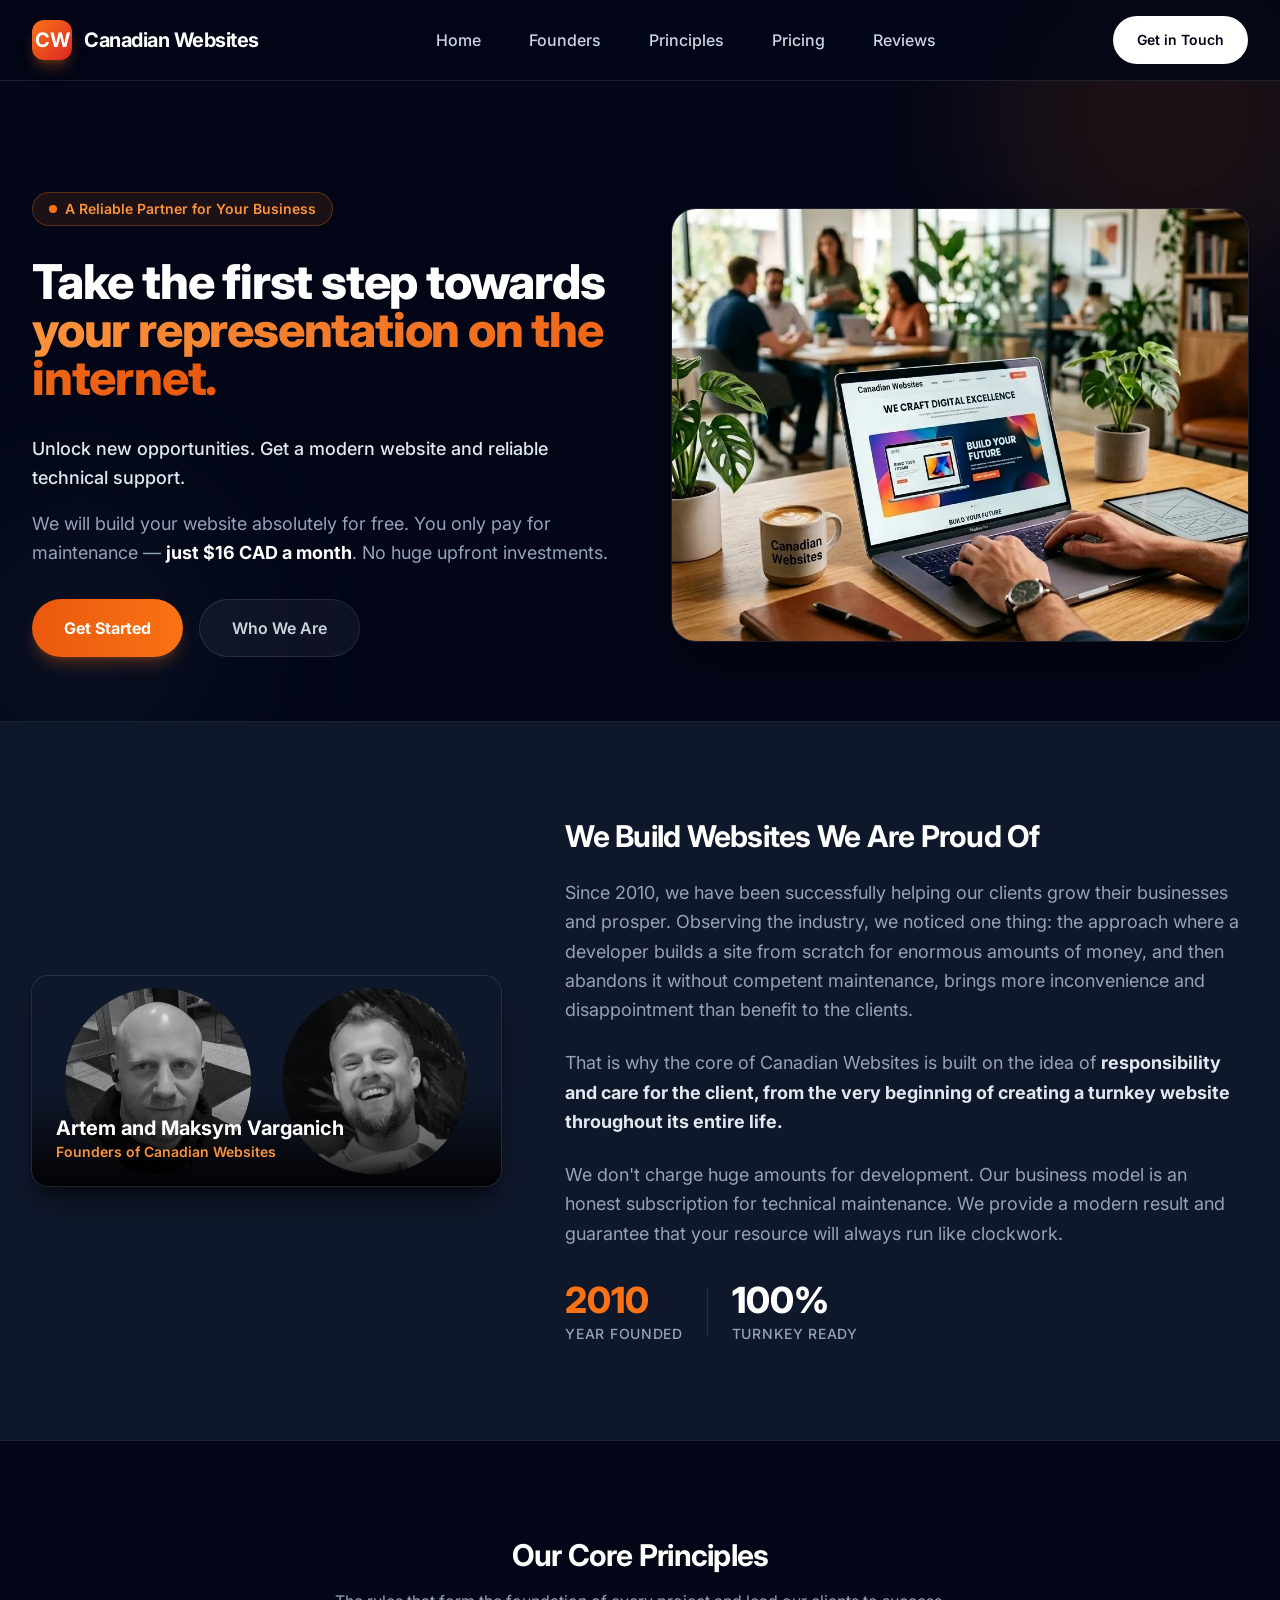
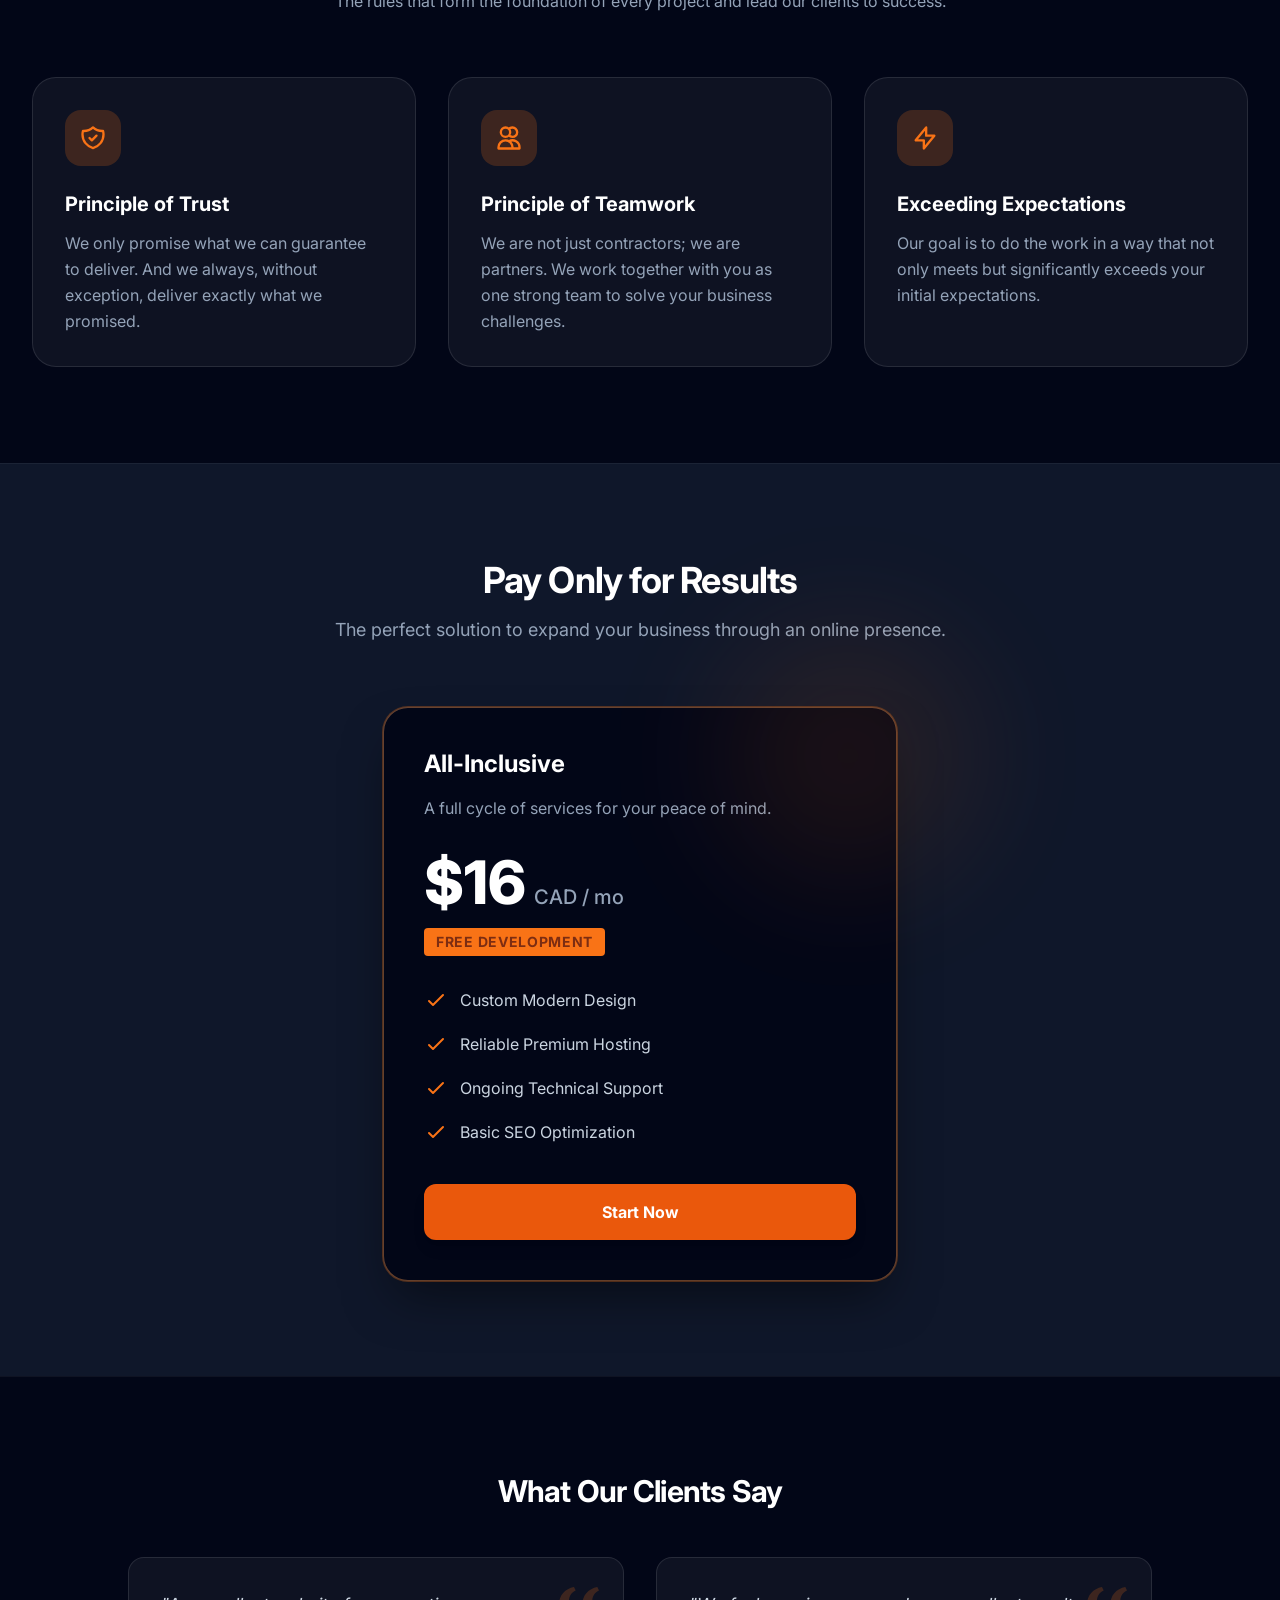
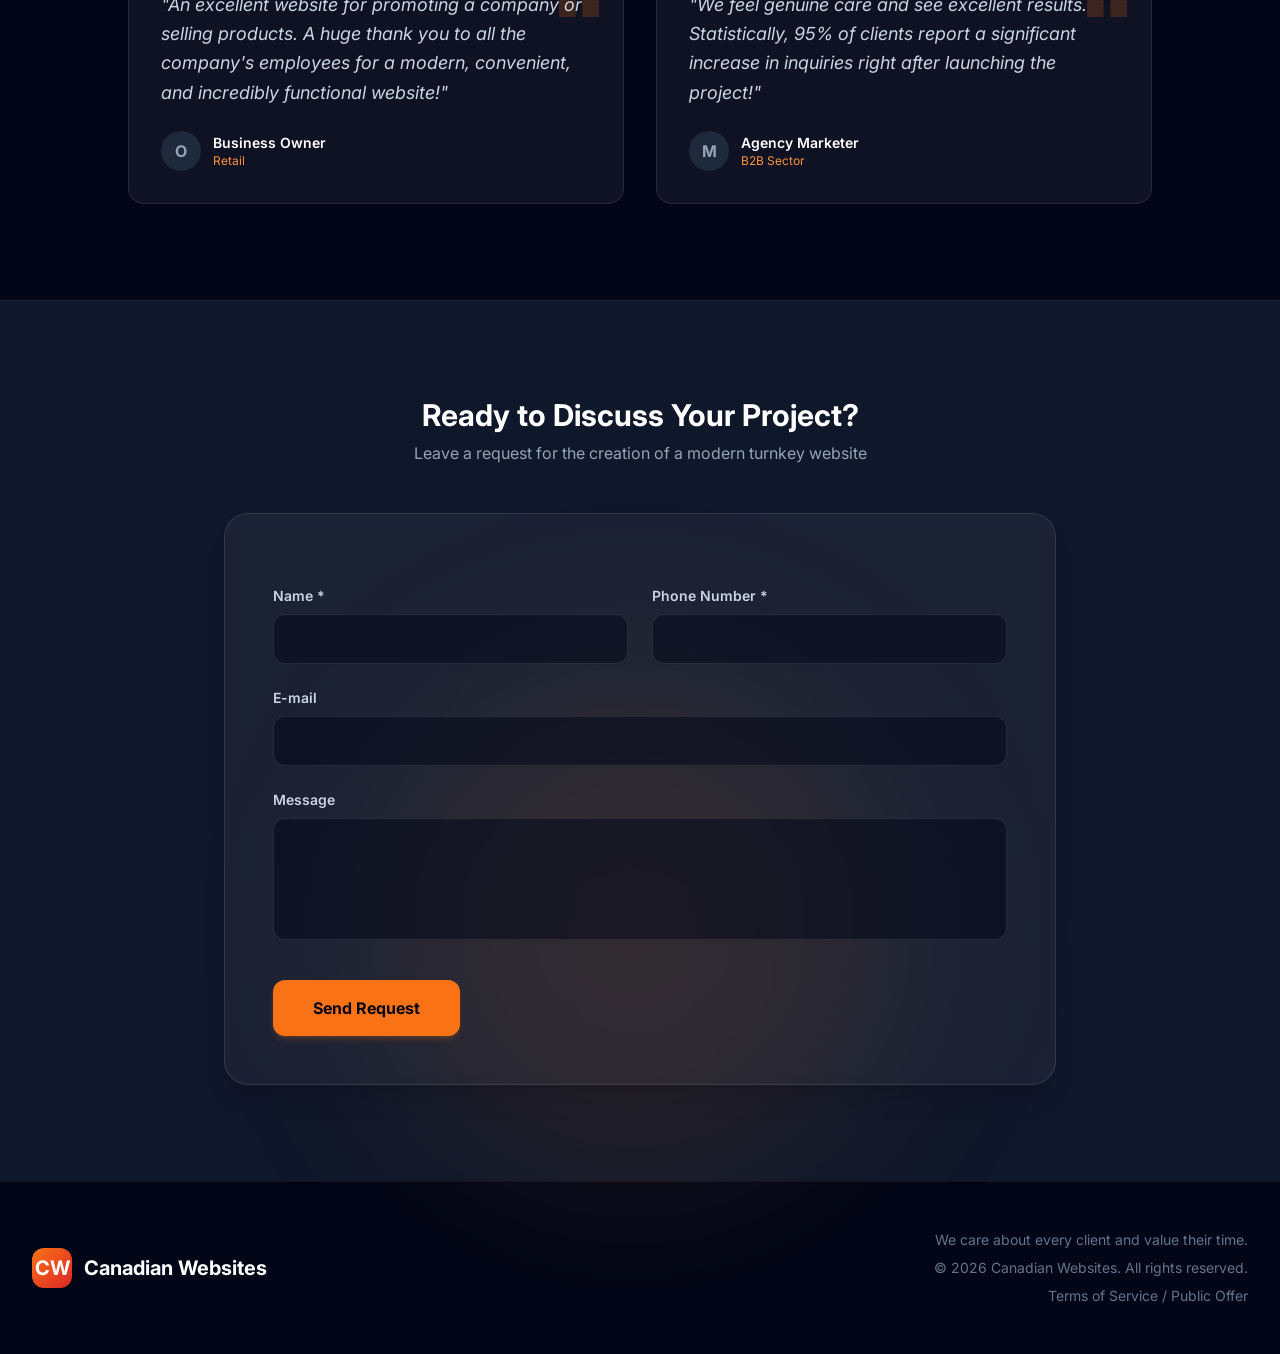
<file: index.html>
<!DOCTYPE html>
<html lang="en" class="scroll-smooth">
<head>
<meta charset="UTF-8">
<meta name="viewport" content="width=device-width, initial-scale=1.0">
<title>Canadian Websites | Your Representation on the Internet</title>
<meta name="description" content="Custom turnkey websites with free development. Pay only a simple $16 CAD/month maintenance fee. Get reliable technical support and modern top-tier design.">
<meta property="og:title" content="Canadian Websites | Free Website Development">
<meta property="og:description" content="We build your website absolutely for free. You only pay for maintenance — just $16 CAD a month. No huge upfront investments.">
<meta property="og:type" content="website">
<link rel="preconnect" href="https://fonts.googleapis.com">
<link rel="preconnect" href="https://fonts.gstatic.com" crossorigin>
<link href="https://fonts.googleapis.com/css2?family=Inter:wght@300;400;500;600;700;800&display=swap" rel="stylesheet">
<link rel="stylesheet" href="output.css">
</head>
<body class="font-sans text-slate-300 bg-slate-950 antialiased selection:bg-brand-500 selection:text-white" style="overflow-x:hidden">
<header>
<nav class="fixed top-0 left-0 w-full z-50 bg-slate-950/80 backdrop-blur-md border-b border-white/10 transition-all">
<div class="max-w-7xl mx-auto px-4 sm:px-6 lg:px-8">
<div class="flex justify-between h-20 items-center">
<div class="flex-shrink-0 flex items-center gap-3 cursor-pointer">
<div class="w-10 h-10 rounded-xl bg-gradient-to-br from-brand-500 to-red-600 flex items-center justify-center text-white font-bold text-xl shadow-lg shadow-brand-500/30" aria-hidden="true">CW</div>
<span class="font-bold text-xl tracking-tight text-white">Canadian Websites</span>
</div>
<div class="hidden lg:flex space-x-8" role="navigation" aria-label="Main Navigation">
<a href="#hero" class="text-slate-300 hover:text-brand-500 font-medium transition-colors p-2">Home</a>
<a href="#team" class="text-slate-300 hover:text-brand-500 font-medium transition-colors p-2">Founders</a>
<a href="#principles" class="text-slate-300 hover:text-brand-500 font-medium transition-colors p-2">Principles</a>
<a href="#pricing" class="text-slate-300 hover:text-brand-500 font-medium transition-colors p-2">Pricing</a>
<a href="#reviews" class="text-slate-300 hover:text-brand-500 font-medium transition-colors p-2">Reviews</a>
</div>
<div>
<a href="#contact" class="inline-flex items-center justify-center px-6 py-3 min-w-[120px] min-h-[48px] text-sm font-semibold text-slate-950 bg-white rounded-full hover:bg-slate-200 transition-all shadow-sm">Get in Touch</a>
</div>
</div>
</div>
</nav>
</header>

<main>
<section id="hero" class="relative pt-32 pb-12 lg:pt-48 lg:pb-16" style="overflow:hidden">
<div class="absolute inset-0 z-0 pointer-events-none">
<div class="absolute top-0 right-0 -mr-20 -mt-20 w-96 h-96 rounded-full bg-brand-500/20 blur-3xl opacity-50"></div>
<div class="absolute bottom-0 left-0 -ml-20 -mb-20 w-80 h-80 rounded-full bg-slate-800/50 blur-3xl opacity-50"></div>
</div>
<div class="relative z-10 max-w-7xl mx-auto px-4 sm:px-6 lg:px-8">
<div class="lg:grid lg:grid-cols-12 lg:gap-16 items-center">
<div class="lg:col-span-6 text-center lg:text-left mb-16 lg:mb-0 space-y-8">
<div class="inline-flex items-center gap-2 px-4 py-1.5 rounded-full bg-brand-500/10 border border-brand-500/30 text-brand-400 text-sm font-semibold fade-in-up">
<span class="flex h-2 w-2 rounded-full bg-brand-500" aria-hidden="true"></span>
A Reliable Partner for Your Business
</div>
<h1 class="text-4xl lg:text-5xl font-extrabold tracking-tight text-white leading-[1.2] fade-in-up delay-100">Take the first step towards <span class="text-transparent bg-clip-text bg-gradient-to-r from-brand-400 to-brand-600">your representation on the internet.</span></h1>
<div class="text-lg text-slate-400 max-w-2xl mx-auto lg:mx-0 fade-in-up delay-200 leading-relaxed space-y-4">
<p class="font-medium text-slate-200">Unlock new opportunities. Get a modern website and reliable technical support.</p>
<p>We will build your website absolutely for free. You only pay for maintenance — <strong class="text-white">just $16 CAD a month</strong>. No huge upfront investments.</p>
</div>
<div class="flex flex-col sm:flex-row gap-4 justify-center lg:justify-start fade-in-up delay-300">
<a href="#contact" class="inline-flex items-center justify-center px-8 py-4 min-h-[48px] text-base font-bold text-white bg-gradient-to-r from-brand-600 to-brand-500 rounded-full hover:from-brand-500 hover:to-brand-400 transition-all shadow-lg shadow-brand-500/25 hover:-translate-y-0.5">Get Started</a>
<a href="#team" class="inline-flex items-center justify-center px-8 py-4 min-h-[48px] text-base font-semibold text-slate-300 bg-white/5 border border-white/10 rounded-full hover:bg-white/10 transition-all">Who We Are</a>
</div>
</div>
<div class="lg:col-span-6 fade-in-up delay-200">
<div class="relative rounded-3xl overflow-hidden shadow-2xl shadow-black/50 ring-1 ring-white/10 max-w-xl mx-auto transform transition-transform hover:scale-[1.02] duration-500 group">
<div class="absolute inset-0 bg-gradient-to-t from-slate-950/60 to-transparent z-10 pointer-events-none opacity-0 group-hover:opacity-100 transition-opacity"></div>
<img src="hero.webp" alt="Premium Modern Web Design Mockup showing a dark theme interface" width="800" height="600" decoding="async" fetchpriority="high" class="w-full h-auto object-cover aspect-[4/3]">
</div>
</div>
</div>
</div>
</section>

<section id="team" class="py-24 bg-slate-900 border-y border-white/5 relative">
<div class="max-w-7xl mx-auto px-4 sm:px-6 lg:px-8">
<div class="lg:grid lg:grid-cols-12 gap-16 items-center">
<div class="lg:col-span-5 mb-12 lg:mb-0">
<div class="relative rounded-2xl overflow-hidden ring-1 ring-white/10 shadow-xl shadow-black/40">
<img src="founders.webp" alt="Artem and Maksym Varganich - Founders of Canadian Websites web agency" width="500" height="500" loading="lazy" decoding="async" class="w-full h-auto object-cover grayscale opacity-90 transition-all duration-500 hover:grayscale-0 hover:opacity-100">
<div class="absolute bottom-0 left-0 right-0 p-6 bg-gradient-to-t from-black/90 to-transparent">
<h3 class="text-white font-bold text-xl">Artem and Maksym Varganich</h3>
<p class="text-brand-400 text-sm font-semibold">Founders of Canadian Websites</p>
</div>
</div>
</div>
<div class="lg:col-span-7">
<h2 class="text-3xl font-bold tracking-tight text-white mb-6">We Build Websites We Are Proud Of</h2>
<div class="space-y-6 text-slate-400 text-lg leading-relaxed">
<p>Since 2010, we have been successfully helping our clients grow their businesses and prosper. Observing the industry, we noticed one thing: the approach where a developer builds a site from scratch for enormous amounts of money, and then abandons it without competent maintenance, brings more inconvenience and disappointment than benefit to the clients.</p>
<p>That is why the core of Canadian Websites is built on the idea of <strong class="text-slate-200">responsibility and care for the client, from the very beginning of creating a turnkey website throughout its entire life.</strong></p>
<p>We don't charge huge amounts for development. Our business model is an honest subscription for technical maintenance. We provide a modern result and guarantee that your resource will always run like clockwork.</p>
</div>
<div class="mt-8 flex items-center gap-6">
<div class="flex flex-col">
<span class="text-4xl font-extrabold text-brand-500 block">2010</span>
<span class="text-sm font-medium text-slate-400 uppercase tracking-wider mt-1 block">Year Founded</span>
</div>
<div class="w-px h-12 bg-white/10"></div>
<div class="flex flex-col">
<span class="text-4xl font-extrabold text-white block">100%</span>
<span class="text-sm font-medium text-slate-400 uppercase tracking-wider mt-1 block">Turnkey Ready</span>
</div>
</div>
</div>
</div>
</div>
</section>

<section id="principles" class="py-24 bg-slate-950 relative">
<div class="max-w-7xl mx-auto px-4 sm:px-6 lg:px-8">
<div class="text-center max-w-2xl mx-auto mb-16">
<h2 class="text-3xl font-bold tracking-tight text-white">Our Core Principles</h2>
<p class="mt-4 text-slate-400">The rules that form the foundation of every project and lead our clients to success.</p>
</div>
<div class="grid md:grid-cols-3 gap-8">
<div class="bg-white/5 border border-white/10 rounded-3xl p-8 hover:bg-white/10 transition-colors">
<div class="w-14 h-14 rounded-2xl bg-brand-500/20 text-brand-500 flex items-center justify-center mb-6" aria-hidden="true">
<svg class="w-7 h-7" fill="none" stroke="currentColor" viewBox="0 0 24 24"><path stroke-linecap="round" stroke-linejoin="round" stroke-width="2" d="M9 12l2 2 4-4m5.618-4.016A11.955 11.955 0 0112 2.944a11.955 11.955 0 01-8.618 3.04A12.02 12.02 0 003 9c0 5.591 3.824 10.29 9 11.622 5.176-1.332 9-6.03 9-11.622 0-1.042-.133-2.052-.382-3.016z"></path></svg>
</div>
<h3 class="text-xl font-bold text-white mb-3">Principle of Trust</h3>
<p class="text-slate-400 leading-relaxed">We only promise what we can guarantee to deliver. And we always, without exception, deliver exactly what we promised.</p>
</div>
<div class="bg-white/5 border border-white/10 rounded-3xl p-8 hover:bg-white/10 transition-colors">
<div class="w-14 h-14 rounded-2xl bg-brand-500/20 text-brand-500 flex items-center justify-center mb-6" aria-hidden="true">
<svg class="w-7 h-7" fill="none" stroke="currentColor" viewBox="0 0 24 24"><path stroke-linecap="round" stroke-linejoin="round" stroke-width="2" d="M12 4.354a4 4 0 110 5.292M15 21H3v-1a6 6 0 0112 0v1zm0 0h6v-1a6 6 0 00-9-5.197M13 7a4 4 0 11-8 0 4 4 0 018 0z"></path></svg>
</div>
<h3 class="text-xl font-bold text-white mb-3">Principle of Teamwork</h3>
<p class="text-slate-400 leading-relaxed">We are not just contractors; we are partners. We work together with you as one strong team to solve your business challenges.</p>
</div>
<div class="bg-white/5 border border-white/10 rounded-3xl p-8 hover:bg-white/10 transition-colors">
<div class="w-14 h-14 rounded-2xl bg-brand-500/20 text-brand-500 flex items-center justify-center mb-6" aria-hidden="true">
<svg class="w-7 h-7" fill="none" stroke="currentColor" viewBox="0 0 24 24"><path stroke-linecap="round" stroke-linejoin="round" stroke-width="2" d="M13 10V3L4 14h7v7l9-11h-7z"></path></svg>
</div>
<h3 class="text-xl font-bold text-white mb-3">Exceeding Expectations</h3>
<p class="text-slate-400 leading-relaxed">Our goal is to do the work in a way that not only meets but significantly exceeds your initial expectations.</p>
</div>
</div>
</div>
</section>

<section id="pricing" class="py-24 bg-slate-900 border-t border-white/5 relative" style="overflow:hidden">
<div class="max-w-7xl mx-auto px-4 sm:px-6 lg:px-8">
<div class="text-center max-w-3xl mx-auto mb-16">
<h2 class="text-3xl font-bold tracking-tight text-white sm:text-4xl">Pay Only for Results</h2>
<p class="mt-4 text-lg text-slate-400">The perfect solution to expand your business through an online presence.</p>
</div>
<div class="max-w-lg mx-auto">
<div class="relative rounded-3xl bg-slate-950 text-white shadow-2xl shadow-black/50 p-8 sm:p-10 ring-1 ring-white/10 group">
<div class="absolute inset-0 rounded-3xl ring-2 ring-brand-500/30 group-hover:ring-brand-500 transition-colors pointer-events-none"></div>
<div class="absolute top-0 right-0 -mr-20 -mt-20 w-64 h-64 rounded-full bg-brand-500/20 blur-3xl opacity-50 pointer-events-none"></div>
<h3 class="text-2xl font-bold text-white">All-Inclusive</h3>
<p class="mt-4 text-slate-400">A full cycle of services for your peace of mind.</p>
<div class="mt-8 flex items-baseline">
<span class="text-6xl font-extrabold text-white block">$16</span>
<span class="text-xl font-medium text-slate-400 ml-2 block">CAD / mo</span>
</div>
<p class="mt-4 inline-flex px-3 py-1 rounded text-sm text-brand-900 bg-brand-500 font-bold uppercase tracking-wider">Free Development</p>
<ul class="mt-8 space-y-5 text-slate-300">
<li class="flex items-start"><svg class="w-6 h-6 mr-3 text-brand-500 flex-shrink-0" aria-hidden="true" fill="none" stroke="currentColor" viewBox="0 0 24 24"><path stroke-linecap="round" stroke-linejoin="round" stroke-width="2" d="M5 13l4 4L19 7"></path></svg>Custom Modern Design</li>
<li class="flex items-start"><svg class="w-6 h-6 mr-3 text-brand-500 flex-shrink-0" aria-hidden="true" fill="none" stroke="currentColor" viewBox="0 0 24 24"><path stroke-linecap="round" stroke-linejoin="round" stroke-width="2" d="M5 13l4 4L19 7"></path></svg>Reliable Premium Hosting</li>
<li class="flex items-start"><svg class="w-6 h-6 mr-3 text-brand-500 flex-shrink-0" aria-hidden="true" fill="none" stroke="currentColor" viewBox="0 0 24 24"><path stroke-linecap="round" stroke-linejoin="round" stroke-width="2" d="M5 13l4 4L19 7"></path></svg>Ongoing Technical Support</li>
<li class="flex items-start"><svg class="w-6 h-6 mr-3 text-brand-500 flex-shrink-0" aria-hidden="true" fill="none" stroke="currentColor" viewBox="0 0 24 24"><path stroke-linecap="round" stroke-linejoin="round" stroke-width="2" d="M5 13l4 4L19 7"></path></svg>Basic SEO Optimization</li>
</ul>
<a href="#contact" class="mt-10 block w-full bg-brand-600 hover:bg-brand-500 text-white text-center font-bold py-4 px-8 min-h-[48px] rounded-xl transition-all shadow-lg hover:shadow-brand-500/25">Start Now</a>
</div>
</div>
</div>
</section>

<section id="reviews" class="py-24 bg-slate-950 border-t border-white/5 relative">
<div class="max-w-7xl mx-auto px-4 sm:px-6 lg:px-8">
<h2 class="text-3xl font-bold tracking-tight text-white mb-12 text-center">What Our Clients Say</h2>
<div class="grid md:grid-cols-2 gap-8 max-w-5xl mx-auto">
<div class="bg-white/5 border border-white/10 rounded-2xl p-8 relative">
<svg class="w-10 h-10 text-brand-500/20 absolute top-6 right-6" aria-hidden="true" fill="currentColor" viewBox="0 0 24 24"><path d="M14.017 21v-7.391c0-5.704 3.731-9.57 8.983-10.609l.995 2.151c-2.432.917-3.995 3.638-3.995 5.849h4v10h-9.983zm-14.017 0v-7.391c0-5.704 3.748-9.57 9-10.609l.996 2.151c-2.433.917-3.996 3.638-3.996 5.849h3.983v10h-9.983z"/></svg>
<p class="text-slate-300 italic text-lg relative z-10 leading-relaxed">"An excellent website for promoting a company or selling products. A huge thank you to all the company's employees for a modern, convenient, and incredibly functional website!"</p>
<div class="mt-6 flex items-center">
<div class="w-10 h-10 rounded-full bg-slate-800 flex items-center justify-center text-slate-400 font-bold" aria-hidden="true">O</div>
<div class="ml-3">
<p class="text-white font-semibold text-sm">Business Owner</p>
<p class="text-brand-400 text-xs">Retail</p>
</div>
</div>
</div>
<div class="bg-white/5 border border-white/10 rounded-2xl p-8 relative">
<svg class="w-10 h-10 text-brand-500/20 absolute top-6 right-6" aria-hidden="true" fill="currentColor" viewBox="0 0 24 24"><path d="M14.017 21v-7.391c0-5.704 3.731-9.57 8.983-10.609l.995 2.151c-2.432.917-3.995 3.638-3.995 5.849h4v10h-9.983zm-14.017 0v-7.391c0-5.704 3.748-9.57 9-10.609l.996 2.151c-2.433.917-3.996 3.638-3.996 5.849h3.983v10h-9.983z"/></svg>
<p class="text-slate-300 italic text-lg relative z-10 leading-relaxed">"We feel genuine care and see excellent results. Statistically, 95% of clients report a significant increase in inquiries right after launching the project!"</p>
<div class="mt-6 flex items-center">
<div class="w-10 h-10 rounded-full bg-slate-800 flex items-center justify-center text-slate-400 font-bold" aria-hidden="true">M</div>
<div class="ml-3">
<p class="text-white font-semibold text-sm">Agency Marketer</p>
<p class="text-brand-400 text-xs">B2B Sector</p>
</div>
</div>
</div>
</div>
</div>
</section>

<section id="contact" class="py-24 bg-slate-900 border-t border-white/5 relative">
<div class="absolute inset-0 z-0 pointer-events-none">
<div class="absolute left-1/2 bottom-0 -ml-64 w-[500px] h-[500px] rounded-full bg-brand-500/10 blur-[100px]"></div>
</div>
<div class="relative z-10 max-w-4xl mx-auto px-4 sm:px-6 lg:px-8">
<div class="text-center mb-12">
<h2 class="text-3xl font-bold text-white">Ready to Discuss Your Project?</h2>
<p class="mt-2 text-slate-400">Leave a request for the creation of a modern turnkey website</p>
</div>
<div class="bg-white/5 backdrop-blur-sm rounded-3xl shadow-xl border border-white/10 p-8 sm:p-12">
<form action="https://formsubmit.co/vargani4artem@gmail.com" method="POST" class="space-y-6">
<input type="hidden" name="_subject" value="New Lead from Canadian Websites!">
<input type="hidden" name="_captcha" value="false">
<div class="grid grid-cols-1 md:grid-cols-2 gap-6">
<div>
<label for="name" class="block text-sm font-semibold text-slate-300 mb-2">Name *</label>
<input type="text" name="name" id="name" required class="block w-full bg-slate-950/50 rounded-xl border border-white/10 py-3 px-4 text-white shadow-sm placeholder:text-slate-600 focus:outline-none focus:ring-1 focus:ring-brand-500 focus:border-brand-500 transition-colors">
</div>
<div>
<label for="phone" class="block text-sm font-semibold text-slate-300 mb-2">Phone Number *</label>
<input type="tel" name="phone" id="phone" required class="block w-full bg-slate-950/50 rounded-xl border border-white/10 py-3 px-4 text-white shadow-sm placeholder:text-slate-600 focus:outline-none focus:ring-1 focus:ring-brand-500 focus:border-brand-500 transition-colors">
</div>
</div>
<div>
<label for="email" class="block text-sm font-semibold text-slate-300 mb-2">E-mail</label>
<input type="email" name="email" id="email" class="block w-full bg-slate-950/50 rounded-xl border border-white/10 py-3 px-4 text-white shadow-sm placeholder:text-slate-600 focus:outline-none focus:ring-1 focus:ring-brand-500 focus:border-brand-500 transition-colors">
</div>
<div>
<label for="message" class="block text-sm font-semibold text-slate-300 mb-2">Message</label>
<textarea id="message" name="message" rows="4" class="block w-full bg-slate-950/50 rounded-xl border border-white/10 py-3 px-4 text-white shadow-sm placeholder:text-slate-600 focus:outline-none focus:ring-1 focus:ring-brand-500 focus:border-brand-500 transition-colors resize-none"></textarea>
</div>
<div class="pt-4">
<button type="submit" class="w-full sm:w-auto inline-flex justify-center items-center px-10 py-4 min-h-[48px] font-bold text-slate-950 bg-brand-500 hover:bg-brand-400 rounded-xl transition-all shadow-md shadow-brand-500/20">Send Request</button>
</div>
</form>
</div>
</div>
</section>
</main>

<footer class="bg-slate-950 py-12 border-t border-white/5" role="contentinfo">
<div class="max-w-7xl mx-auto px-4 sm:px-6 lg:px-8 grid md:grid-cols-2 gap-8 items-center">
<div class="flex items-center gap-3">
<div class="w-10 h-10 rounded-xl bg-gradient-to-br from-brand-500 to-red-600 flex items-center justify-center text-white font-bold text-xl" aria-hidden="true">CW</div>
<span class="font-bold text-xl text-white">Canadian Websites</span>
</div>
<div class="md:text-right text-slate-500 text-sm">
<p>We care about every client and value their time.</p>
<p class="mt-2">© 2026 Canadian Websites. All rights reserved.</p>
<p class="mt-2"><a href="offer.html" class="hover:text-white transition-colors underline" target="_blank">Terms of Service / Public Offer</a></p>
</div>
</div>
</footer>

<script>
document.addEventListener("DOMContentLoaded", function() {
  const observer = new IntersectionObserver((entries) => {
    entries.forEach(entry => {
      if (entry.isIntersecting) {
        entry.target.style.animationPlayState = 'running';
        observer.unobserve(entry.target);
      }
    });
  }, { threshold: 0.1 });
  document.querySelectorAll('.fade-in-up').forEach(el => {
    el.style.animationPlayState = 'paused';
    observer.observe(el);
  });
});
</script>
</body>
</html>
</file>
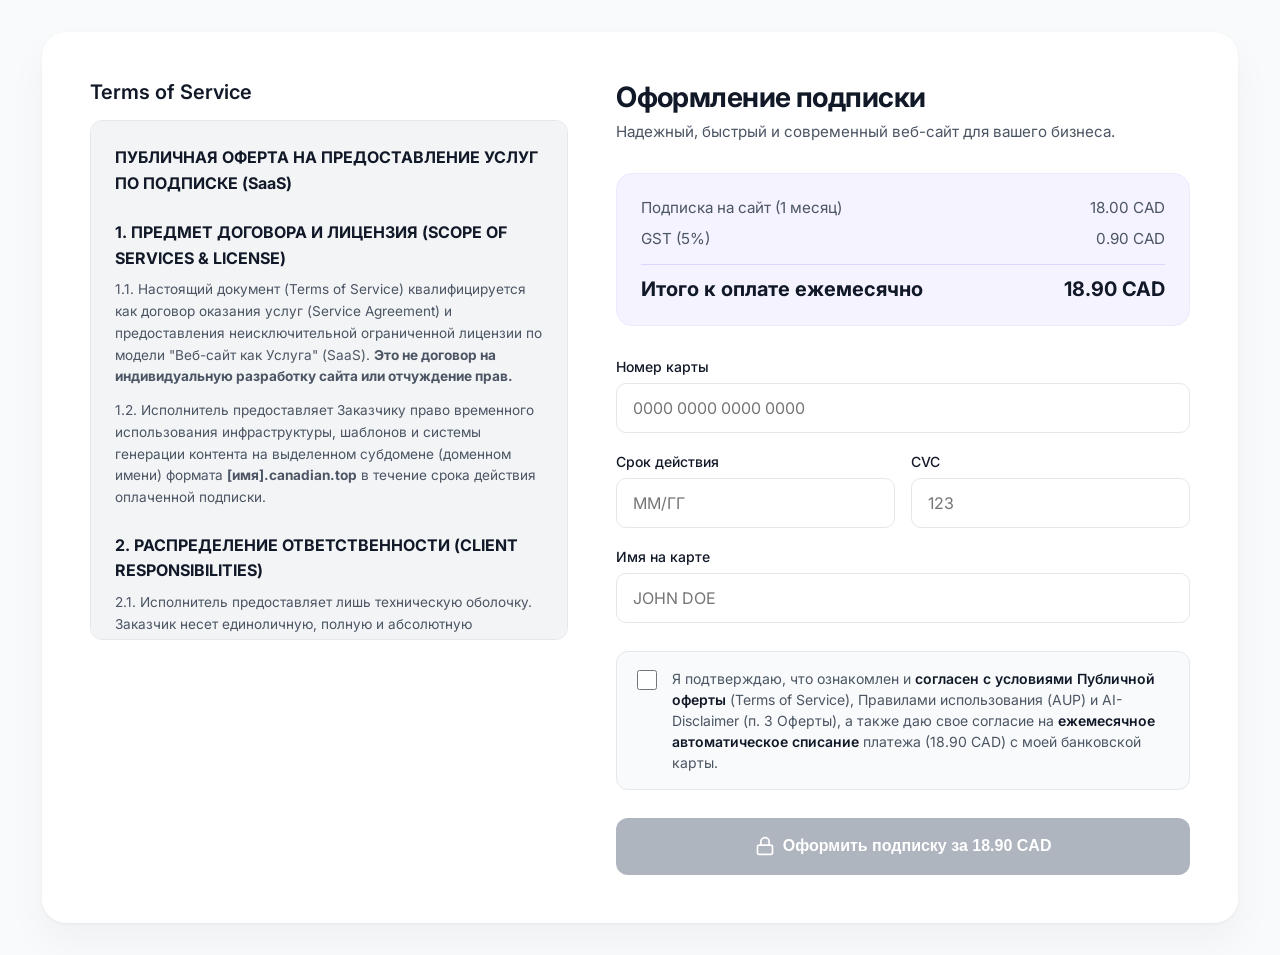
<file: offer.html>
<!DOCTYPE html>
<html lang="ru">
<head>
    <meta charset="UTF-8">
    <meta name="viewport" content="width=device-width, initial-scale=1.0">
    <title>Оформление подписки | Web-as-a-Service</title>
    <!-- Google Fonts -->
    <link rel="preconnect" href="https://fonts.googleapis.com">
    <link rel="preconnect" href="https://fonts.gstatic.com" crossorigin>
    <link href="https://fonts.googleapis.com/css2?family=Inter:wght@400;500;600;700&display=swap" rel="stylesheet">
    <style>
        :root {
            --primary: #4F46E5;
            --primary-hover: #4338CA;
            --bg: #F9FAFB;
            --card-bg: #FFFFFF;
            --text-main: #111827;
            --text-muted: #4B5563;
            --text-light: #9CA3AF;
            --border: #E5E7EB;
            --focus-ring: rgba(79, 70, 229, 0.2);
        }

        body {
            font-family: 'Inter', sans-serif;
            background-color: var(--bg);
            color: var(--text-main);
            display: flex;
            justify-content: center;
            align-items: center;
            min-height: 100vh;
            margin: 0;
            padding: 2rem;
            box-sizing: border-box;
        }

        .container {
            display: grid;
            grid-template-columns: 1fr 1.2fr;
            gap: 3rem;
            max-width: 1100px;
            width: 100%;
            background: var(--card-bg);
            padding: 3rem;
            border-radius: 24px;
            box-shadow: 0 20px 40px rgba(0, 0, 0, 0.04), 0 1px 3px rgba(0, 0, 0, 0.05);
        }

        /* Left Side - Terms */
        .terms-section {
            display: flex;
            flex-direction: column;
            gap: 1rem;
        }

        .terms-section h2 {
            margin: 0;
            font-size: 1.25rem;
            font-weight: 600;
        }

        .terms-box {
            background: #F3F4F6;
            border: 1px solid var(--border);
            border-radius: 12px;
            padding: 1.5rem;
            height: 470px;
            overflow-y: auto;
            font-size: 0.85rem;
            color: var(--text-muted);
            line-height: 1.6;
        }

        .terms-box h3 { font-size: 1rem; color: var(--text-main); margin-top: 1.5rem; margin-bottom: 0.5rem; }
        .terms-box h3:first-child { margin-top: 0; }
        .terms-box p { margin-top: 0; margin-bottom: 0.75rem; }
        .terms-box ul { margin-top: 0; padding-left: 1.25rem; }
        
        .terms-box::-webkit-scrollbar { width: 6px; }
        .terms-box::-webkit-scrollbar-track { background: transparent; }
        .terms-box::-webkit-scrollbar-thumb { background-color: #D1D5DB; border-radius: 3px; }

        /* Right Side - Form */
        .form-section {
            display: flex;
            flex-direction: column;
            gap: 2rem;
            justify-content: center;
        }

        .header h1 {
            font-size: 1.75rem;
            font-weight: 700;
            margin: 0 0 0.5rem 0;
            letter-spacing: -0.02em;
        }

        .header p {
            color: var(--text-muted);
            margin: 0;
            font-size: 0.95rem;
        }

        .price-summary {
            background: #f5f3ff;
            padding: 1.5rem;
            border-radius: 16px;
            border: 1px solid #ede9fe;
            display: flex;
            flex-direction: column;
            gap: 0.75rem;
        }

        .price-row {
            display: flex;
            justify-content: space-between;
            font-size: 0.95rem;
            color: var(--text-muted);
        }

        .price-total {
            display: flex;
            justify-content: space-between;
            font-weight: 700;
            font-size: 1.25rem;
            color: var(--text-main);
            border-top: 1px solid #ddd6fe;
            padding-top: 0.75rem;
            margin-top: 0.25rem;
        }

        .payment-form {
            display: flex;
            flex-direction: column;
            gap: 1.25rem;
        }

        .input-group {
            display: flex;
            flex-direction: column;
            gap: 0.5rem;
        }

        .input-group label {
            font-size: 0.875rem;
            font-weight: 500;
            color: var(--text-main);
        }

        .input-row {
            display: grid;
            grid-template-columns: 1fr 1fr;
            gap: 1rem;
        }

        input[type="text"] {
            width: 100%;
            padding: 0.875rem 1rem;
            border: 1px solid var(--border);
            border-radius: 10px;
            font-size: 1rem;
            color: var(--text-main);
            background: #fff;
            transition: all 0.2s ease;
            box-sizing: border-box;
            font-family: 'Inter', sans-serif;
        }

        input[type="text"]:empty {
            color: var(--text-light);
        }

        input[type="text"]:focus {
            outline: none;
            border-color: var(--primary);
            box-shadow: 0 0 0 4px var(--focus-ring);
        }

        .checkbox-group {
            display: flex;
            align-items: flex-start;
            gap: 0.75rem;
            margin-top: 0.5rem;
            padding: 1rem;
            background: #F9FAFB;
            border: 1px solid var(--border);
            border-radius: 12px;
            transition: border-color 0.2s;
        }

        .checkbox-group:hover {
            border-color: #D1D5DB;
        }

        .checkbox-group input[type="checkbox"] {
            margin-top: 0.15rem;
            width: 1.25rem;
            height: 1.25rem;
            accent-color: var(--primary);
            cursor: pointer;
            flex-shrink: 0;
        }

        .checkbox-group label {
            font-size: 0.875rem;
            color: var(--text-muted);
            cursor: pointer;
            line-height: 1.5;
        }

        .checkbox-group label span {
            color: var(--text-main);
            font-weight: 600;
        }

        button.submit-btn {
            background: var(--primary);
            color: white;
            border: none;
            padding: 1.15rem;
            border-radius: 12px;
            font-size: 1rem;
            font-weight: 600;
            cursor: pointer;
            transition: all 0.2s ease;
            display: flex;
            justify-content: center;
            align-items: center;
            gap: 0.5rem;
            margin-top: 0.5rem;
        }

        button.submit-btn:hover:not(:disabled) {
            background: var(--primary-hover);
            transform: translateY(-2px);
            box-shadow: 0 4px 12px rgba(79, 70, 229, 0.3);
        }

        button.submit-btn:disabled {
            background: var(--text-light);
            cursor: not-allowed;
            opacity: 0.8;
        }

        @media (max-width: 900px) {
            .container {
                grid-template-columns: 1fr;
                padding: 2rem;
                gap: 2rem;
            }
            .terms-box {
                height: 250px;
            }
        }
    </style>
</head>
<body>

    <div class="container">
        <!-- Left Side: Terms of Service -->
        <div class="terms-section">
            <h2>Terms of Service</h2>
            <div class="terms-box">
                <h3>ПУБЛИЧНАЯ ОФЕРТА НА ПРЕДОСТАВЛЕНИЕ УСЛУГ ПО ПОДПИСКЕ (SaaS)</h3>
                
                <h3>1. ПРЕДМЕТ ДОГОВОРА И ЛИЦЕНЗИЯ (SCOPE OF SERVICES & LICENSE)</h3>
                <p>1.1. Настоящий документ (Terms of Service) квалифицируется как договор оказания услуг (Service Agreement) и предоставления неисключительной ограниченной лицензии по модели "Веб-сайт как Услуга" (SaaS). <strong>Это не договор на индивидуальную разработку сайта или отчуждение прав.</strong></p>
                <p>1.2. Исполнитель предоставляет Заказчику право временного использования инфраструктуры, шаблонов и системы генерации контента на выделенном субдомене (доменном имени) формата <strong>[имя].canadian.top</strong> в течение срока действия оплаченной подписки.</p>

                <h3>2. РАСПРЕДЕЛЕНИЕ ОТВЕТСТВЕННОСТИ (CLIENT RESPONSIBILITIES)</h3>
                <p>2.1. Исполнитель предоставляет лишь техническую оболочку. Заказчик несет единоличную, полную и абсолютную ответственность за выбранное название субдомена, загруженные им материалы, сгенерированный контент и их соответствие законам.</p>
                <p>2.2. Исполнитель категорически не проводит юридическую проверку (Due Diligence) контента Заказчика или выбранного им имени на предмет отсутствия нарушений авторских прав или товарных знаков третьих лиц.</p>

                <h3>3. ИСПОЛЬЗОВАНИЕ ИСКУССТВЕННОГО ИНТЕЛЛЕКТА (AI DISCLAIMER)</h3>
                <p>3.1. Для генерации тестовых материалов применяется искусственный интеллект (AI). Любой подобный контент предоставляется на условиях "КАК ЕСТЬ" (As-Is). Исполнитель не дает заверений или гарантий относительно уникальности, оригинальности или правовой чистоты AI-материалов.</p>
                <p>3.2. <strong>Обязанность Заказчика:</strong> Заказчик обязуется самостоятельно проверить, скорректировать и утвердить сгенерированный контент перед его публичным использованием. Использование контента на сайте означает принятие на себя всей юридической ответственности за его содержание.</p>

                <h3>4. ПРАВИЛА ДОПУСТИМОГО ИСПОЛЬЗОВАНИЯ (ACCEPTABLE USE POLICY)</h3>
                <p>4.1. Сайт строго запрещено использовать для рассылки спама, распространения фишинга, организации мошеннических схем (скама), незаконного контента или умышленного нарушения товарных знаков (Trademark abuse).</p>
                <p>4.2. Исполнитель оставляет за собой право <strong>моментально отключить или удалить сайт Заказчика без предварительного уведомления и без компенсации</strong> при возникновении жалоб (Abuse claims), выявлении угрозы безопасности или обоснованных подозрениях в нарушении п. 4.1.</p>

                <h3>5. ОГРАНИЧЕНИЕ ОТВЕТСТВЕННОСТИ (INDEMNIFICATION & LIABILITY)</h3>
                <p>5.1. <strong>Indemnification:</strong> Заказчик обязуется полностью возместить Исполнителю любые убытки, выплаты по искам, штрафы и расходы на адвокатов, возникшие вследствие претензий третьих лиц (включая иски об IP infringement, плагиате или клевете), связанных с использованием Заказчиком платформы.</p>
                <p>5.2. <strong>Limitation of Liability:</strong> Максимальная финансовая ответственность Исполнителя за любые технические сбои или ошибки ни при каких обстоятельствах не превышает сумму, уплаченную Заказчиком за 1 (один) последний период подписки. Косвенные убытки и упущенная выгода возмещению не подлежат.</p>

                <h3>6. СТОИМОСТЬ И СРОК ДЕЙСТВИЯ (SUBSCRIPTION TERM)</h3>
                <p>6.1. Подписка оформляется на обязательный период — <strong>1 (один) год</strong>. Досрочное расторжение договора по инициативе Заказчика в течение первого года исключено.</p>
                <p>6.2. Базовая абонентская плата составляет <strong>18.00 CAD в месяц плюс 5% GST</strong>. Оплата взимается ежемесячно в автоматическом порядке со счета Заказчика.</p>
                <p>6.3. После окончания первого года договор автоматически пролонгируется на прежних условиях.</p>

                <h3>7. ПРИМЕНИМОЕ ПРАВО И ЮРИСДИКЦИЯ (GOVERNING LAW)</h3>
                <p>7.1. Настоящий договор регулируется и толкуется <strong>исключительно в соответствии с законодательством провинции Альберта (Alberta) и применимыми федеральными законами Канады</strong>, исключая нормы коллизионного права. Обе стороны соглашаются на исключительную юрисдикцию судов провинции Альберта для разрешения любых споров.</p>
            </div>
        </div>

        <!-- Right Side: Checkout Form -->
        <div class="form-section">
            <div class="header">
                <h1>Оформление подписки</h1>
                <p>Надежный, быстрый и современный веб-сайт для вашего бизнеса.</p>
            </div>

            <div class="price-summary">
                <div class="price-row">
                    <span>Подписка на сайт (1 месяц)</span>
                    <span>18.00 CAD</span>
                </div>
                <div class="price-row">
                    <span>GST (5%)</span>
                    <span>0.90 CAD</span>
                </div>
                <div class="price-total">
                    <span>Итого к оплате ежемесячно</span>
                    <span>18.90 CAD</span>
                </div>
            </div>

            <form class="payment-form" id="checkout-form">
                <div class="input-group">
                    <label for="card-number">Номер карты</label>
                    <input type="text" id="card-number" placeholder="0000 0000 0000 0000" maxlength="19" autocomplete="cc-number">
                </div>

                <div class="input-row">
                    <div class="input-group">
                        <label for="expiry">Срок действия</label>
                        <input type="text" id="expiry" placeholder="ММ/ГГ" maxlength="5" autocomplete="cc-exp">
                    </div>
                    <div class="input-group">
                        <label for="cvc">CVC</label>
                        <input type="text" id="cvc" placeholder="123" maxlength="4" autocomplete="cc-csc">
                    </div>
                </div>
                
                <div class="input-group">
                    <label for="card-holder">Имя на карте</label>
                    <input type="text" id="card-holder" placeholder="JOHN DOE" autocomplete="cc-name">
                </div>

                <div class="checkbox-group">
                    <input type="checkbox" id="tos-checkbox">
                    <label for="tos-checkbox">
                        Я подтверждаю, что ознакомлен и <span>согласен с условиями Публичной оферты</span> (Terms of Service), Правилами использования (AUP) и AI-Disclaimer (п. 3 Оферты), а также даю свое согласие на <span>ежемесячное автоматическое списание</span> платежа (18.90 CAD) с моей банковской карты.
                    </label>
                </div>

                <button type="submit" id="submit-btn" class="submit-btn" disabled>
                    <svg width="20" height="20" viewBox="0 0 24 24" fill="none" stroke="currentColor" stroke-width="2" stroke-linecap="round" stroke-linejoin="round"><rect x="3" y="11" width="18" height="11" rx="2" ry="2"></rect><path d="M7 11V7a5 5 0 0 1 10 0v4"></path></svg>
                    Оформить подписку за 18.90 CAD
                </button>
            </form>
        </div>
    </div>

    <script>
        // Form validation logic
        const checkbox = document.getElementById('tos-checkbox');
        const submitBtn = document.getElementById('submit-btn');
        const form = document.getElementById('checkout-form');

        // Toggle button state based on checkbox
        checkbox.addEventListener('change', function() {
            submitBtn.disabled = !this.checked;
        });

        // Simple card number formatting (add spaces)
        const cardNumber = document.getElementById('card-number');
        cardNumber.addEventListener('input', function(e) {
            let value = this.value.replace(/\D/g, '');
            if (value.length > 16) value = value.slice(0, 16);
            let formattedValue = '';
            for (let i = 0; i < value.length; i++) {
                if (i > 0 && i % 4 === 0) formattedValue += ' ';
                formattedValue += value[i];
            }
            this.value = formattedValue;
        });

        // Simple Expiry format (MM/YY)
        const expiry = document.getElementById('expiry');
        expiry.addEventListener('input', function(e) {
            let value = this.value.replace(/\D/g, '');
            if (value.length > 4) value = value.slice(0, 4);
            if (value.length > 2) {
                this.value = value.slice(0, 2) + '/' + value.slice(2);
            } else {
                this.value = value;
            }
        });

        // Prevent form submission for demo
        form.addEventListener('submit', function(e) {
            e.preventDefault();
            if (checkbox.checked) {
                alert('Отлично! Контракт принят. Вы имеете полное юридическое право списывать средства с карты этого Заказчика.');
            }
        });
    </script>
</body>
</html>
</file>
<file: output.css>
*,:after,:before{--tw-border-spacing-x:0;--tw-border-spacing-y:0;--tw-translate-x:0;--tw-translate-y:0;--tw-rotate:0;--tw-skew-x:0;--tw-skew-y:0;--tw-scale-x:1;--tw-scale-y:1;--tw-pan-x: ;--tw-pan-y: ;--tw-pinch-zoom: ;--tw-scroll-snap-strictness:proximity;--tw-gradient-from-position: ;--tw-gradient-via-position: ;--tw-gradient-to-position: ;--tw-ordinal: ;--tw-slashed-zero: ;--tw-numeric-figure: ;--tw-numeric-spacing: ;--tw-numeric-fraction: ;--tw-ring-inset: ;--tw-ring-offset-width:0px;--tw-ring-offset-color:#fff;--tw-ring-color:rgba(59,130,246,.5);--tw-ring-offset-shadow:0 0 #0000;--tw-ring-shadow:0 0 #0000;--tw-shadow:0 0 #0000;--tw-shadow-colored:0 0 #0000;--tw-blur: ;--tw-brightness: ;--tw-contrast: ;--tw-grayscale: ;--tw-hue-rotate: ;--tw-invert: ;--tw-saturate: ;--tw-sepia: ;--tw-drop-shadow: ;--tw-backdrop-blur: ;--tw-backdrop-brightness: ;--tw-backdrop-contrast: ;--tw-backdrop-grayscale: ;--tw-backdrop-hue-rotate: ;--tw-backdrop-invert: ;--tw-backdrop-opacity: ;--tw-backdrop-saturate: ;--tw-backdrop-sepia: ;--tw-contain-size: ;--tw-contain-layout: ;--tw-contain-paint: ;--tw-contain-style: }::backdrop{--tw-border-spacing-x:0;--tw-border-spacing-y:0;--tw-translate-x:0;--tw-translate-y:0;--tw-rotate:0;--tw-skew-x:0;--tw-skew-y:0;--tw-scale-x:1;--tw-scale-y:1;--tw-pan-x: ;--tw-pan-y: ;--tw-pinch-zoom: ;--tw-scroll-snap-strictness:proximity;--tw-gradient-from-position: ;--tw-gradient-via-position: ;--tw-gradient-to-position: ;--tw-ordinal: ;--tw-slashed-zero: ;--tw-numeric-figure: ;--tw-numeric-spacing: ;--tw-numeric-fraction: ;--tw-ring-inset: ;--tw-ring-offset-width:0px;--tw-ring-offset-color:#fff;--tw-ring-color:rgba(59,130,246,.5);--tw-ring-offset-shadow:0 0 #0000;--tw-ring-shadow:0 0 #0000;--tw-shadow:0 0 #0000;--tw-shadow-colored:0 0 #0000;--tw-blur: ;--tw-brightness: ;--tw-contrast: ;--tw-grayscale: ;--tw-hue-rotate: ;--tw-invert: ;--tw-saturate: ;--tw-sepia: ;--tw-drop-shadow: ;--tw-backdrop-blur: ;--tw-backdrop-brightness: ;--tw-backdrop-contrast: ;--tw-backdrop-grayscale: ;--tw-backdrop-hue-rotate: ;--tw-backdrop-invert: ;--tw-backdrop-opacity: ;--tw-backdrop-saturate: ;--tw-backdrop-sepia: ;--tw-contain-size: ;--tw-contain-layout: ;--tw-contain-paint: ;--tw-contain-style: }/*! tailwindcss v3.4.17 | MIT License | https://tailwindcss.com*/*,:after,:before{border:0 solid #e5e7eb;box-sizing:border-box}:after,:before{--tw-content:""}:host,html{line-height:1.5;-webkit-text-size-adjust:100%;font-family:Inter,sans-serif;font-feature-settings:normal;font-variation-settings:normal;-moz-tab-size:4;-o-tab-size:4;tab-size:4;-webkit-tap-highlight-color:transparent}body{line-height:inherit;margin:0}hr{border-top-width:1px;color:inherit;height:0}abbr:where([title]){-webkit-text-decoration:underline dotted;text-decoration:underline dotted}h1,h2,h3,h4,h5,h6{font-size:inherit;font-weight:inherit}a{color:inherit;text-decoration:inherit}b,strong{font-weight:bolder}code,kbd,pre,samp{font-family:ui-monospace,SFMono-Regular,Menlo,Monaco,Consolas,Liberation Mono,Courier New,monospace;font-feature-settings:normal;font-size:1em;font-variation-settings:normal}small{font-size:80%}sub,sup{font-size:75%;line-height:0;position:relative;vertical-align:baseline}sub{bottom:-.25em}sup{top:-.5em}table{border-collapse:collapse;border-color:inherit;text-indent:0}button,input,optgroup,select,textarea{color:inherit;font-family:inherit;font-feature-settings:inherit;font-size:100%;font-variation-settings:inherit;font-weight:inherit;letter-spacing:inherit;line-height:inherit;margin:0;padding:0}button,select{text-transform:none}button,input:where([type=button]),input:where([type=reset]),input:where([type=submit]){-webkit-appearance:button;background-color:transparent;background-image:none}:-moz-focusring{outline:auto}:-moz-ui-invalid{box-shadow:none}progress{vertical-align:baseline}::-webkit-inner-spin-button,::-webkit-outer-spin-button{height:auto}[type=search]{-webkit-appearance:textfield;outline-offset:-2px}::-webkit-search-decoration{-webkit-appearance:none}::-webkit-file-upload-button{-webkit-appearance:button;font:inherit}summary{display:list-item}blockquote,dd,dl,figure,h1,h2,h3,h4,h5,h6,hr,p,pre{margin:0}fieldset{margin:0}fieldset,legend{padding:0}menu,ol,ul{list-style:none;margin:0;padding:0}dialog{padding:0}textarea{resize:vertical}input::-moz-placeholder,textarea::-moz-placeholder{color:#9ca3af;opacity:1}input::placeholder,textarea::placeholder{color:#9ca3af;opacity:1}[role=button],button{cursor:pointer}:disabled{cursor:default}audio,canvas,embed,iframe,img,object,svg,video{display:block;vertical-align:middle}img,video{height:auto;max-width:100%}[hidden]:where(:not([hidden=until-found])){display:none}body,html{max-width:100vw;overflow-x:hidden}.pointer-events-none{pointer-events:none}.fixed{position:fixed}.absolute{position:absolute}.relative{position:relative}.inset-0{inset:0}.bottom-0{bottom:0}.left-0{left:0}.left-1\/2{left:50%}.right-0{right:0}.right-6{right:1.5rem}.top-0{top:0}.top-6{top:1.5rem}.z-0{z-index:0}.z-10{z-index:10}.z-50{z-index:50}.mx-auto{margin-left:auto;margin-right:auto}.-mb-20{margin-bottom:-5rem}.-ml-20{margin-left:-5rem}.-ml-64{margin-left:-16rem}.-mr-20{margin-right:-5rem}.-mt-20{margin-top:-5rem}.mb-12{margin-bottom:3rem}.mb-16{margin-bottom:4rem}.mb-2{margin-bottom:.5rem}.mb-3{margin-bottom:.75rem}.mb-6{margin-bottom:1.5rem}.ml-2{margin-left:.5rem}.ml-3{margin-left:.75rem}.mr-3{margin-right:.75rem}.mt-1{margin-top:.25rem}.mt-10{margin-top:2.5rem}.mt-2{margin-top:.5rem}.mt-4{margin-top:1rem}.mt-6{margin-top:1.5rem}.mt-8{margin-top:2rem}.block{display:block}.flex{display:flex}.inline-flex{display:inline-flex}.grid{display:grid}.hidden{display:none}.aspect-\[4\/3\]{aspect-ratio:4/3}.h-10{height:2.5rem}.h-12{height:3rem}.h-14{height:3.5rem}.h-2{height:.5rem}.h-20{height:5rem}.h-6{height:1.5rem}.h-64{height:16rem}.h-7{height:1.75rem}.h-80{height:20rem}.h-96{height:24rem}.h-\[500px\]{height:500px}.h-auto{height:auto}.min-h-\[48px\]{min-height:48px}.w-10{width:2.5rem}.w-14{width:3.5rem}.w-2{width:.5rem}.w-6{width:1.5rem}.w-64{width:16rem}.w-7{width:1.75rem}.w-80{width:20rem}.w-96{width:24rem}.w-\[500px\]{width:500px}.w-full{width:100%}.w-px{width:1px}.min-w-\[120px\]{min-width:120px}.max-w-2xl{max-width:42rem}.max-w-3xl{max-width:48rem}.max-w-4xl{max-width:56rem}.max-w-5xl{max-width:64rem}.max-w-7xl{max-width:80rem}.max-w-lg{max-width:32rem}.max-w-xl{max-width:36rem}.flex-shrink-0{flex-shrink:0}.grow{flex-grow:1}.transform{transform:translate(var(--tw-translate-x),var(--tw-translate-y)) rotate(var(--tw-rotate)) skewX(var(--tw-skew-x)) skewY(var(--tw-skew-y)) scaleX(var(--tw-scale-x)) scaleY(var(--tw-scale-y))}.cursor-pointer{cursor:pointer}.resize-none{resize:none}.grid-cols-1{grid-template-columns:repeat(1,minmax(0,1fr))}.flex-col{flex-direction:column}.items-start{align-items:flex-start}.items-center{align-items:center}.items-baseline{align-items:baseline}.justify-center{justify-content:center}.justify-between{justify-content:space-between}.gap-16{gap:4rem}.gap-2{gap:.5rem}.gap-3{gap:.75rem}.gap-4{gap:1rem}.gap-6{gap:1.5rem}.gap-8{gap:2rem}.space-x-8>:not([hidden])~:not([hidden]){--tw-space-x-reverse:0;margin-left:calc(2rem*(1 - var(--tw-space-x-reverse)));margin-right:calc(2rem*var(--tw-space-x-reverse))}.space-y-4>:not([hidden])~:not([hidden]){--tw-space-y-reverse:0;margin-bottom:calc(1rem*var(--tw-space-y-reverse));margin-top:calc(1rem*(1 - var(--tw-space-y-reverse)))}.space-y-5>:not([hidden])~:not([hidden]){--tw-space-y-reverse:0;margin-bottom:calc(1.25rem*var(--tw-space-y-reverse));margin-top:calc(1.25rem*(1 - var(--tw-space-y-reverse)))}.space-y-6>:not([hidden])~:not([hidden]){--tw-space-y-reverse:0;margin-bottom:calc(1.5rem*var(--tw-space-y-reverse));margin-top:calc(1.5rem*(1 - var(--tw-space-y-reverse)))}.space-y-8>:not([hidden])~:not([hidden]){--tw-space-y-reverse:0;margin-bottom:calc(2rem*var(--tw-space-y-reverse));margin-top:calc(2rem*(1 - var(--tw-space-y-reverse)))}.overflow-hidden{overflow:hidden}.scroll-smooth{scroll-behavior:smooth}.rounded{border-radius:.25rem}.rounded-2xl{border-radius:1rem}.rounded-3xl{border-radius:1.5rem}.rounded-full{border-radius:9999px}.rounded-xl{border-radius:.75rem}.border{border-width:1px}.border-y{border-top-width:1px}.border-b,.border-y{border-bottom-width:1px}.border-t{border-top-width:1px}.border-brand-500\/30{border-color:rgba(249,115,22,.3)}.border-white\/10{border-color:hsla(0,0%,100%,.1)}.border-white\/5{border-color:hsla(0,0%,100%,.05)}.bg-brand-500{--tw-bg-opacity:1;background-color:rgb(249 115 22/var(--tw-bg-opacity,1))}.bg-brand-500\/10{background-color:rgba(249,115,22,.1)}.bg-brand-500\/20{background-color:rgba(249,115,22,.2)}.bg-brand-600{--tw-bg-opacity:1;background-color:rgb(234 88 12/var(--tw-bg-opacity,1))}.bg-slate-800{--tw-bg-opacity:1;background-color:rgb(30 41 59/var(--tw-bg-opacity,1))}.bg-slate-800\/50{background-color:rgba(30,41,59,.5)}.bg-slate-900{--tw-bg-opacity:1;background-color:rgb(15 23 42/var(--tw-bg-opacity,1))}.bg-slate-950{--tw-bg-opacity:1;background-color:rgb(2 6 23/var(--tw-bg-opacity,1))}.bg-slate-950\/50{background-color:rgba(2,6,23,.5)}.bg-slate-950\/80{background-color:rgba(2,6,23,.8)}.bg-white{--tw-bg-opacity:1;background-color:rgb(255 255 255/var(--tw-bg-opacity,1))}.bg-white\/10{background-color:hsla(0,0%,100%,.1)}.bg-white\/5{background-color:hsla(0,0%,100%,.05)}.bg-gradient-to-br{background-image:linear-gradient(to bottom right,var(--tw-gradient-stops))}.bg-gradient-to-r{background-image:linear-gradient(to right,var(--tw-gradient-stops))}.bg-gradient-to-t{background-image:linear-gradient(to top,var(--tw-gradient-stops))}.from-black\/90{--tw-gradient-from:rgba(0,0,0,.9) var(--tw-gradient-from-position);--tw-gradient-to:transparent var(--tw-gradient-to-position);--tw-gradient-stops:var(--tw-gradient-from),var(--tw-gradient-to)}.from-brand-400{--tw-gradient-from:#fb923c var(--tw-gradient-from-position);--tw-gradient-to:rgba(251,146,60,0) var(--tw-gradient-to-position);--tw-gradient-stops:var(--tw-gradient-from),var(--tw-gradient-to)}.from-brand-500{--tw-gradient-from:#f97316 var(--tw-gradient-from-position);--tw-gradient-to:rgba(249,115,22,0) var(--tw-gradient-to-position);--tw-gradient-stops:var(--tw-gradient-from),var(--tw-gradient-to)}.from-brand-600{--tw-gradient-from:#ea580c var(--tw-gradient-from-position);--tw-gradient-to:rgba(234,88,12,0) var(--tw-gradient-to-position);--tw-gradient-stops:var(--tw-gradient-from),var(--tw-gradient-to)}.from-slate-950\/60{--tw-gradient-from:rgba(2,6,23,.6) var(--tw-gradient-from-position);--tw-gradient-to:rgba(2,6,23,0) var(--tw-gradient-to-position);--tw-gradient-stops:var(--tw-gradient-from),var(--tw-gradient-to)}.to-brand-500{--tw-gradient-to:#f97316 var(--tw-gradient-to-position)}.to-brand-600{--tw-gradient-to:#ea580c var(--tw-gradient-to-position)}.to-red-600{--tw-gradient-to:#dc2626 var(--tw-gradient-to-position)}.to-transparent{--tw-gradient-to:transparent var(--tw-gradient-to-position)}.bg-clip-text{-webkit-background-clip:text;background-clip:text}.object-cover{-o-object-fit:cover;object-fit:cover}.p-2{padding:.5rem}.p-6{padding:1.5rem}.p-8{padding:2rem}.px-10{padding-left:2.5rem;padding-right:2.5rem}.px-3{padding-left:.75rem;padding-right:.75rem}.px-4{padding-left:1rem;padding-right:1rem}.px-6{padding-left:1.5rem;padding-right:1.5rem}.px-8{padding-left:2rem;padding-right:2rem}.py-1{padding-bottom:.25rem;padding-top:.25rem}.py-1\.5{padding-bottom:.375rem;padding-top:.375rem}.py-12{padding-bottom:3rem;padding-top:3rem}.py-24{padding-bottom:6rem;padding-top:6rem}.py-3{padding-bottom:.75rem;padding-top:.75rem}.py-4{padding-bottom:1rem;padding-top:1rem}.pb-12{padding-bottom:3rem}.pt-32{padding-top:8rem}.pt-4{padding-top:1rem}.text-center{text-align:center}.font-sans{font-family:Inter,sans-serif}.text-2xl{font-size:1.5rem;line-height:2rem}.text-3xl{font-size:1.875rem;line-height:2.25rem}.text-4xl{font-size:2.25rem;line-height:2.5rem}.text-6xl{font-size:3.75rem;line-height:1}.text-base{font-size:1rem;line-height:1.5rem}.text-lg{font-size:1.125rem;line-height:1.75rem}.text-sm{font-size:.875rem;line-height:1.25rem}.text-xl{font-size:1.25rem;line-height:1.75rem}.text-xs{font-size:.75rem;line-height:1rem}.font-bold{font-weight:700}.font-extrabold{font-weight:800}.font-medium{font-weight:500}.font-semibold{font-weight:600}.uppercase{text-transform:uppercase}.italic{font-style:italic}.leading-\[1\.2\]{line-height:1.2}.leading-relaxed{line-height:1.625}.tracking-tight{letter-spacing:-.025em}.tracking-wider{letter-spacing:.05em}.text-brand-400{--tw-text-opacity:1;color:rgb(251 146 60/var(--tw-text-opacity,1))}.text-brand-500{--tw-text-opacity:1;color:rgb(249 115 22/var(--tw-text-opacity,1))}.text-brand-500\/20{color:rgba(249,115,22,.2)}.text-brand-900{--tw-text-opacity:1;color:rgb(124 45 18/var(--tw-text-opacity,1))}.text-slate-200{--tw-text-opacity:1;color:rgb(226 232 240/var(--tw-text-opacity,1))}.text-slate-300{--tw-text-opacity:1;color:rgb(203 213 225/var(--tw-text-opacity,1))}.text-slate-400{--tw-text-opacity:1;color:rgb(148 163 184/var(--tw-text-opacity,1))}.text-slate-500{--tw-text-opacity:1;color:rgb(100 116 139/var(--tw-text-opacity,1))}.text-slate-950{--tw-text-opacity:1;color:rgb(2 6 23/var(--tw-text-opacity,1))}.text-transparent{color:transparent}.text-white{--tw-text-opacity:1;color:rgb(255 255 255/var(--tw-text-opacity,1))}.antialiased{-webkit-font-smoothing:antialiased;-moz-osx-font-smoothing:grayscale}.opacity-0{opacity:0}.opacity-50{opacity:.5}.opacity-90{opacity:.9}.shadow-2xl{--tw-shadow:0 25px 50px -12px rgba(0,0,0,.25);--tw-shadow-colored:0 25px 50px -12px var(--tw-shadow-color)}.shadow-2xl,.shadow-lg{box-shadow:var(--tw-ring-offset-shadow,0 0 #0000),var(--tw-ring-shadow,0 0 #0000),var(--tw-shadow)}.shadow-lg{--tw-shadow:0 10px 15px -3px rgba(0,0,0,.1),0 4px 6px -4px rgba(0,0,0,.1);--tw-shadow-colored:0 10px 15px -3px var(--tw-shadow-color),0 4px 6px -4px var(--tw-shadow-color)}.shadow-md{--tw-shadow:0 4px 6px -1px rgba(0,0,0,.1),0 2px 4px -2px rgba(0,0,0,.1);--tw-shadow-colored:0 4px 6px -1px var(--tw-shadow-color),0 2px 4px -2px var(--tw-shadow-color)}.shadow-md,.shadow-sm{box-shadow:var(--tw-ring-offset-shadow,0 0 #0000),var(--tw-ring-shadow,0 0 #0000),var(--tw-shadow)}.shadow-sm{--tw-shadow:0 1px 2px 0 rgba(0,0,0,.05);--tw-shadow-colored:0 1px 2px 0 var(--tw-shadow-color)}.shadow-xl{--tw-shadow:0 20px 25px -5px rgba(0,0,0,.1),0 8px 10px -6px rgba(0,0,0,.1);--tw-shadow-colored:0 20px 25px -5px var(--tw-shadow-color),0 8px 10px -6px var(--tw-shadow-color);box-shadow:var(--tw-ring-offset-shadow,0 0 #0000),var(--tw-ring-shadow,0 0 #0000),var(--tw-shadow)}.shadow-black\/40{--tw-shadow-color:rgba(0,0,0,.4);--tw-shadow:var(--tw-shadow-colored)}.shadow-black\/50{--tw-shadow-color:rgba(0,0,0,.5);--tw-shadow:var(--tw-shadow-colored)}.shadow-brand-500\/20{--tw-shadow-color:rgba(249,115,22,.2);--tw-shadow:var(--tw-shadow-colored)}.shadow-brand-500\/25{--tw-shadow-color:rgba(249,115,22,.25);--tw-shadow:var(--tw-shadow-colored)}.shadow-brand-500\/30{--tw-shadow-color:rgba(249,115,22,.3);--tw-shadow:var(--tw-shadow-colored)}.ring-1{--tw-ring-offset-shadow:var(--tw-ring-inset) 0 0 0 var(--tw-ring-offset-width) var(--tw-ring-offset-color);--tw-ring-shadow:var(--tw-ring-inset) 0 0 0 calc(1px + var(--tw-ring-offset-width)) var(--tw-ring-color)}.ring-1,.ring-2{box-shadow:var(--tw-ring-offset-shadow),var(--tw-ring-shadow),var(--tw-shadow,0 0 #0000)}.ring-2{--tw-ring-offset-shadow:var(--tw-ring-inset) 0 0 0 var(--tw-ring-offset-width) var(--tw-ring-offset-color);--tw-ring-shadow:var(--tw-ring-inset) 0 0 0 calc(2px + var(--tw-ring-offset-width)) var(--tw-ring-color)}.ring-brand-500\/30{--tw-ring-color:rgba(249,115,22,.3)}.ring-white\/10{--tw-ring-color:hsla(0,0%,100%,.1)}.blur-3xl{--tw-blur:blur(64px)}.blur-3xl,.blur-\[100px\]{filter:var(--tw-blur) var(--tw-brightness) var(--tw-contrast) var(--tw-grayscale) var(--tw-hue-rotate) var(--tw-invert) var(--tw-saturate) var(--tw-sepia) var(--tw-drop-shadow)}.blur-\[100px\]{--tw-blur:blur(100px)}.grayscale{--tw-grayscale:grayscale(100%);filter:var(--tw-blur) var(--tw-brightness) var(--tw-contrast) var(--tw-grayscale) var(--tw-hue-rotate) var(--tw-invert) var(--tw-saturate) var(--tw-sepia) var(--tw-drop-shadow)}.backdrop-blur-md{--tw-backdrop-blur:blur(12px)}.backdrop-blur-md,.backdrop-blur-sm{-webkit-backdrop-filter:var(--tw-backdrop-blur) var(--tw-backdrop-brightness) var(--tw-backdrop-contrast) var(--tw-backdrop-grayscale) var(--tw-backdrop-hue-rotate) var(--tw-backdrop-invert) var(--tw-backdrop-opacity) var(--tw-backdrop-saturate) var(--tw-backdrop-sepia);backdrop-filter:var(--tw-backdrop-blur) var(--tw-backdrop-brightness) var(--tw-backdrop-contrast) var(--tw-backdrop-grayscale) var(--tw-backdrop-hue-rotate) var(--tw-backdrop-invert) var(--tw-backdrop-opacity) var(--tw-backdrop-saturate) var(--tw-backdrop-sepia)}.backdrop-blur-sm{--tw-backdrop-blur:blur(4px)}.transition-all{transition-duration:.15s;transition-property:all;transition-timing-function:cubic-bezier(.4,0,.2,1)}.transition-colors{transition-duration:.15s;transition-property:color,background-color,border-color,text-decoration-color,fill,stroke;transition-timing-function:cubic-bezier(.4,0,.2,1)}.transition-opacity{transition-duration:.15s;transition-property:opacity;transition-timing-function:cubic-bezier(.4,0,.2,1)}.transition-transform{transition-duration:.15s;transition-property:transform;transition-timing-function:cubic-bezier(.4,0,.2,1)}.delay-100{transition-delay:.1s}.delay-200{transition-delay:.2s}.delay-300{transition-delay:.3s}.duration-500{transition-duration:.5s}.fade-in-up{animation:fadeInUp .8s ease-out forwards;opacity:0;transform:translateY(20px)}@keyframes fadeInUp{to{opacity:1;transform:translateY(0)}}.delay-100{animation-delay:.1s}.delay-200{animation-delay:.2s}.delay-300{animation-delay:.3s}.selection\:bg-brand-500 ::-moz-selection{--tw-bg-opacity:1;background-color:rgb(249 115 22/var(--tw-bg-opacity,1))}.selection\:bg-brand-500 ::selection{--tw-bg-opacity:1;background-color:rgb(249 115 22/var(--tw-bg-opacity,1))}.selection\:text-white ::-moz-selection{--tw-text-opacity:1;color:rgb(255 255 255/var(--tw-text-opacity,1))}.selection\:text-white ::selection{--tw-text-opacity:1;color:rgb(255 255 255/var(--tw-text-opacity,1))}.selection\:bg-brand-500::-moz-selection{--tw-bg-opacity:1;background-color:rgb(249 115 22/var(--tw-bg-opacity,1))}.selection\:bg-brand-500::selection{--tw-bg-opacity:1;background-color:rgb(249 115 22/var(--tw-bg-opacity,1))}.selection\:text-white::-moz-selection{--tw-text-opacity:1;color:rgb(255 255 255/var(--tw-text-opacity,1))}.selection\:text-white::selection{--tw-text-opacity:1;color:rgb(255 255 255/var(--tw-text-opacity,1))}.placeholder\:text-slate-600::-moz-placeholder{--tw-text-opacity:1;color:rgb(71 85 105/var(--tw-text-opacity,1))}.placeholder\:text-slate-600::placeholder{--tw-text-opacity:1;color:rgb(71 85 105/var(--tw-text-opacity,1))}.hover\:-translate-y-0\.5:hover{--tw-translate-y:-0.125rem}.hover\:-translate-y-0\.5:hover,.hover\:scale-\[1\.02\]:hover{transform:translate(var(--tw-translate-x),var(--tw-translate-y)) rotate(var(--tw-rotate)) skewX(var(--tw-skew-x)) skewY(var(--tw-skew-y)) scaleX(var(--tw-scale-x)) scaleY(var(--tw-scale-y))}.hover\:scale-\[1\.02\]:hover{--tw-scale-x:1.02;--tw-scale-y:1.02}.hover\:bg-brand-400:hover{--tw-bg-opacity:1;background-color:rgb(251 146 60/var(--tw-bg-opacity,1))}.hover\:bg-brand-500:hover{--tw-bg-opacity:1;background-color:rgb(249 115 22/var(--tw-bg-opacity,1))}.hover\:bg-slate-200:hover{--tw-bg-opacity:1;background-color:rgb(226 232 240/var(--tw-bg-opacity,1))}.hover\:bg-white\/10:hover{background-color:hsla(0,0%,100%,.1)}.hover\:from-brand-500:hover{--tw-gradient-from:#f97316 var(--tw-gradient-from-position);--tw-gradient-to:rgba(249,115,22,0) var(--tw-gradient-to-position);--tw-gradient-stops:var(--tw-gradient-from),var(--tw-gradient-to)}.hover\:to-brand-400:hover{--tw-gradient-to:#fb923c var(--tw-gradient-to-position)}.hover\:text-brand-500:hover{--tw-text-opacity:1;color:rgb(249 115 22/var(--tw-text-opacity,1))}.hover\:opacity-100:hover{opacity:1}.hover\:shadow-brand-500\/25:hover{--tw-shadow-color:rgba(249,115,22,.25);--tw-shadow:var(--tw-shadow-colored)}.hover\:grayscale-0:hover{--tw-grayscale:grayscale(0);filter:var(--tw-blur) var(--tw-brightness) var(--tw-contrast) var(--tw-grayscale) var(--tw-hue-rotate) var(--tw-invert) var(--tw-saturate) var(--tw-sepia) var(--tw-drop-shadow)}.focus\:border-brand-500:focus{--tw-border-opacity:1;border-color:rgb(249 115 22/var(--tw-border-opacity,1))}.focus\:outline-none:focus{outline:2px solid transparent;outline-offset:2px}.focus\:ring-1:focus{--tw-ring-offset-shadow:var(--tw-ring-inset) 0 0 0 var(--tw-ring-offset-width) var(--tw-ring-offset-color);--tw-ring-shadow:var(--tw-ring-inset) 0 0 0 calc(1px + var(--tw-ring-offset-width)) var(--tw-ring-color);box-shadow:var(--tw-ring-offset-shadow),var(--tw-ring-shadow),var(--tw-shadow,0 0 #0000)}.focus\:ring-brand-500:focus{--tw-ring-opacity:1;--tw-ring-color:rgb(249 115 22/var(--tw-ring-opacity,1))}.group:hover .group-hover\:opacity-100{opacity:1}.group:hover .group-hover\:ring-brand-500{--tw-ring-opacity:1;--tw-ring-color:rgb(249 115 22/var(--tw-ring-opacity,1))}@media (min-width:640px){.sm\:w-auto{width:auto}.sm\:flex-row{flex-direction:row}.sm\:p-10{padding:2.5rem}.sm\:p-12{padding:3rem}.sm\:px-6{padding-left:1.5rem;padding-right:1.5rem}.sm\:text-4xl{font-size:2.25rem;line-height:2.5rem}}@media (min-width:768px){.md\:grid-cols-2{grid-template-columns:repeat(2,minmax(0,1fr))}.md\:grid-cols-3{grid-template-columns:repeat(3,minmax(0,1fr))}.md\:text-right{text-align:right}}@media (min-width:1024px){.lg\:col-span-5{grid-column:span 5/span 5}.lg\:col-span-6{grid-column:span 6/span 6}.lg\:col-span-7{grid-column:span 7/span 7}.lg\:mx-0{margin-left:0;margin-right:0}.lg\:mb-0{margin-bottom:0}.lg\:flex{display:flex}.lg\:grid{display:grid}.lg\:grid-cols-12{grid-template-columns:repeat(12,minmax(0,1fr))}.lg\:justify-start{justify-content:flex-start}.lg\:gap-16{gap:4rem}.lg\:px-8{padding-left:2rem;padding-right:2rem}.lg\:pb-16{padding-bottom:4rem}.lg\:pt-48{padding-top:12rem}.lg\:text-left{text-align:left}.lg\:text-5xl{font-size:3rem;line-height:1}}
</file>
